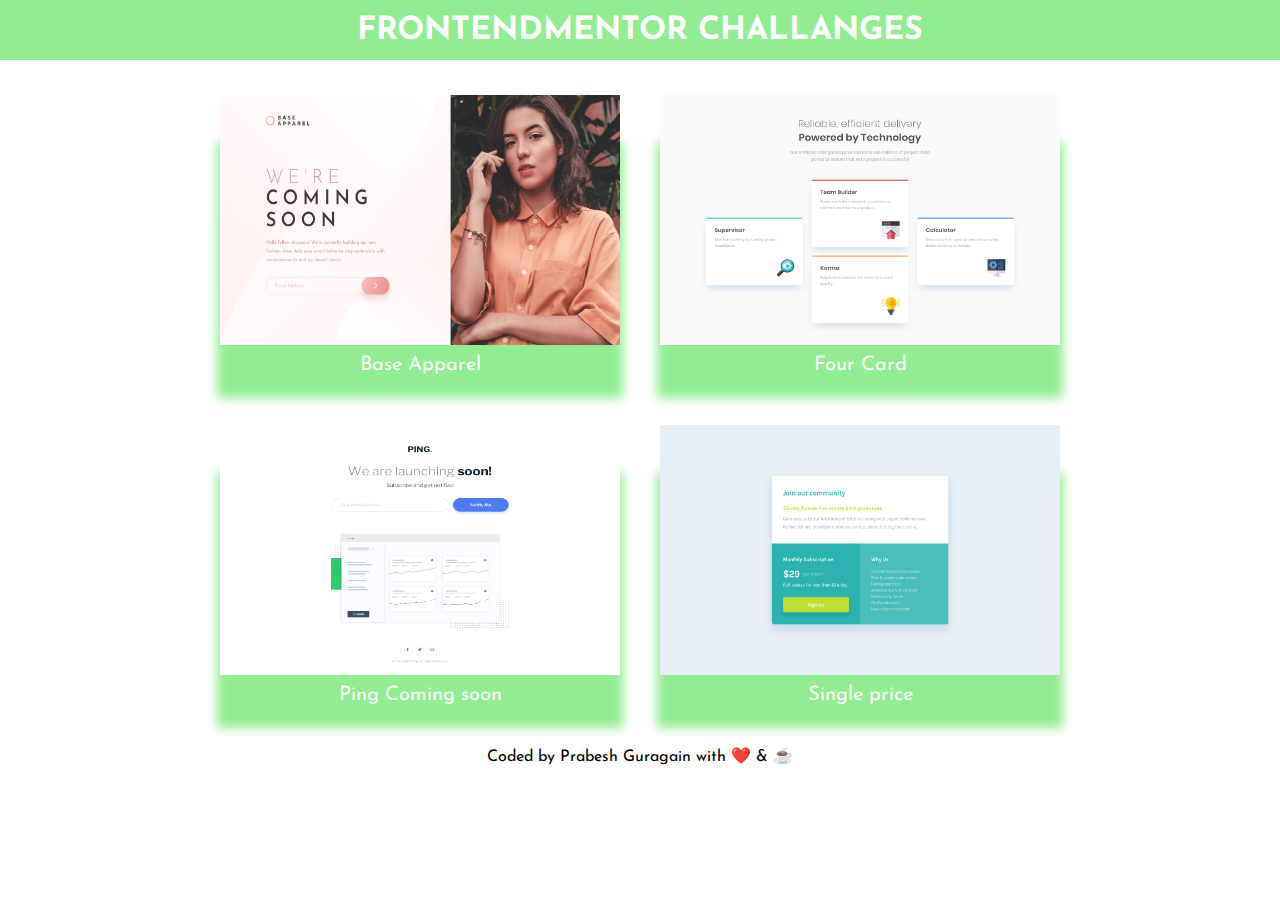
<file: index.html>
<!DOCTYPE html>
<html lang="en">
<head>
    <meta name="viewport" content="width=device-width, initial-scale=1.0">
    <link rel="stylesheet" href="style.css">
    <title>| Frontendmentor challanges | Prabesh Guragain |</title>
</head>
<body>
    <div class="header">
        <h1>Frontendmentor challanges</h1>
    </div>
    <div class="container">
        <div class="projects">
            <ul>
                <li>
                    <img class="images" src="base-apparel-coming-soon/design/desktop-design.jpg" alt="">
                    <a href="base-apparel-coming-soon/index.html">Base Apparel</a>
                </li>
                <li>
                    <img class="images" src="four-card-feature-section//design/desktop-design.jpg" alt="">
                    <a href="four-card-feature-section/index.html">Four Card</a>
                </li>
                <li>
                    <img class="images" src="ping-coming-soon-page//design/desktop-design.jpg" alt="">
                    <a href="ping-coming-soon-page/index.html">Ping Coming soon</a>
                </li>
                <li>
                    <img class="images" src="single-price-component//design/desktop-design.jpg" alt="">
                    <a href="single-price-component/index.html">Single price</a>
                </li>
            </ul>
        </div>
    </div>
    <div class="footer">
        <p>
            Coded by Prabesh Guragain with ❤️ & ☕
        </p>
    </div>
</body>
</html>
</file>
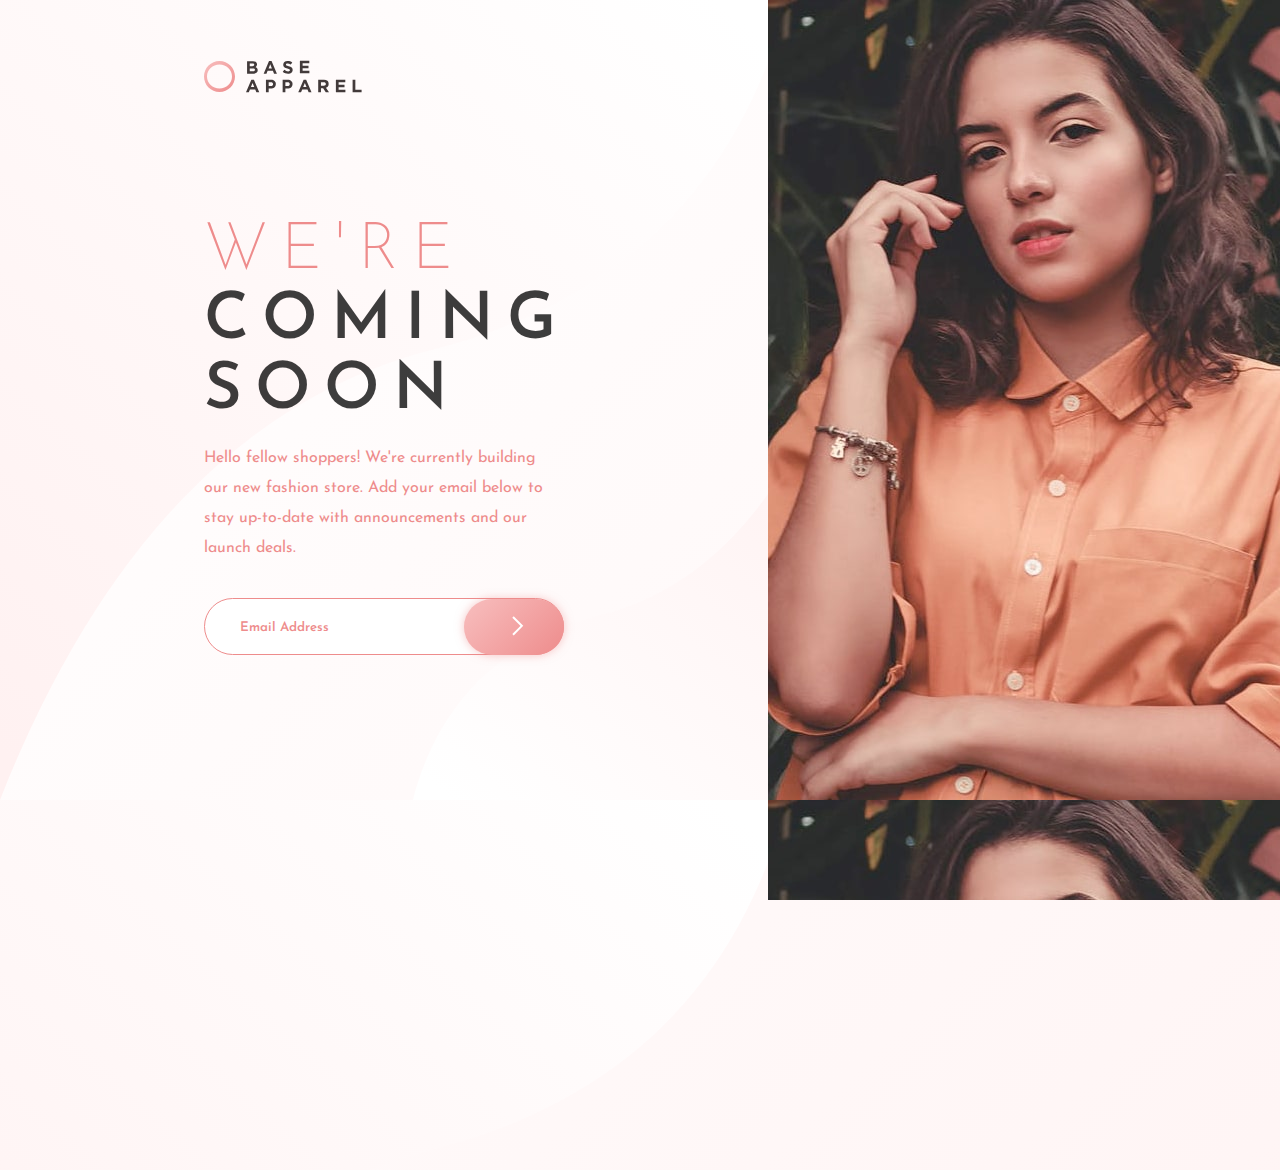
<file: base-apparel-coming-soon/index.html>
<!DOCTYPE html>
<html lang="en">
<head>
  <meta charset="UTF-8">
  <meta name="viewport" content="width=device-width, initial-scale=1.0">
  <link rel="stylesheet" href="css/style.css">
  <script type="text/javascript" src="script/script.js"></script>
  <link rel="icon" type="image/png" sizes="32x32" href="./images/favicon-32x32.png">

  <title>Base Apparel coming soon page</title>
</head>
<body>
  <div class="container">
    <div class="leftcontainer">
      <div class="internal">
        <img src="images/logo.svg" class="mobilelogo">
        <img src="images/hero-mobile.jpg" class="mobilebg">
        <h1>We're <span>coming soon</span></h1>
        <p>Hello fellow shoppers! We're currently building our new fashion store. 
        Add your email below to stay up-to-date with announcements and our launch deals.</p>
        <form>
        <input type="text" placeholder="Email Address" id="text1">
        <img src="images/icon-error.svg" id="erroricon">
        <button onclick="validate()" type="button">
            <img src="images/icon-arrow.svg">
        </button>
        </form>
        <p><small id="error">Please provide a valid email</small></p>
      </div>
    </div>
    <div class="rightcontainer">
      <!-- Image container for right in CSS -->
    </div>
  </div>
</body>
</html>
</file>
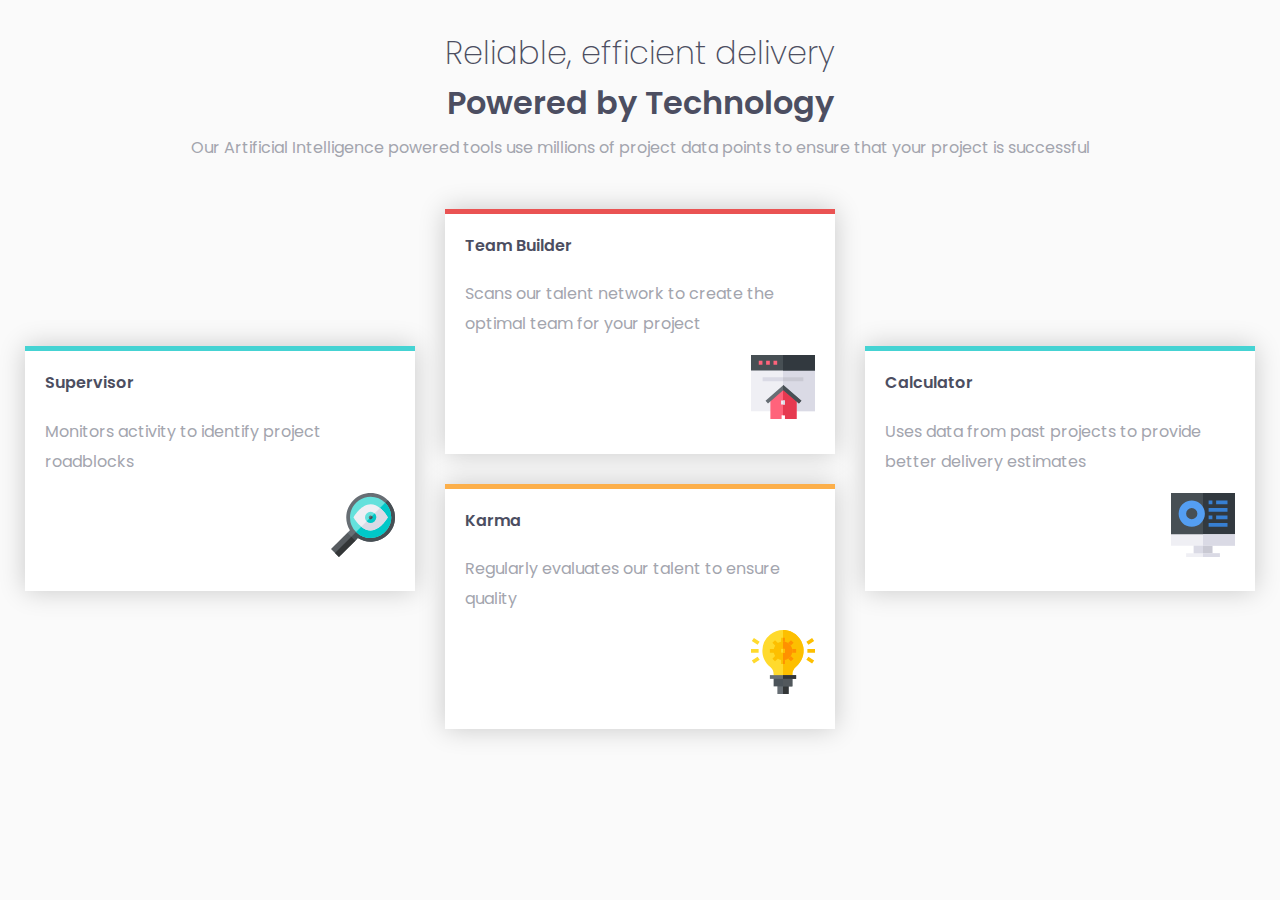
<file: four card feature section/index.html>
<!DOCTYPE html>
<html lang="en">
<head>
  <meta charset="UTF-8">
  <meta name="viewport" content="width=device-width, initial-scale=1.0">
  <link rel="icon" type="image/png" sizes="32x32" href="./images/favicon-32x32.png">
  <link rel="stylesheet" href="css/style.css">
  <title>Four card feature section</title>
</head>
<body>
  <div class="container">
    <div class="topcontainer">
      <h1 class="customheader">Reliable, efficient delivery</h1>
      <h1 class="midheader">Powered by Technology</h1>
      <p>Our Artificial Intelligence powered tools use millions of project data points 
        to ensure that your project is successful</p>
    </div>
    <div class="bottomcontainer">
      <div class="columnbox">
        <div class="box1">
          <h4>Supervisor</h4>
          <p>Monitors activity to identify project roadblocks</p>
          <img src="images/icon-supervisor.svg" alt="">
        </div>
      </div>
      <div class="columnbox">
        <div class="box2">
          <h4>Team Builder</h4>
          <p>Scans our talent network to create the optimal team for your project</p>
          <img src="images/icon-team-builder.svg" alt="">
        </div>
        <div class="box3">
          <h4>Karma</h4>
          <p>Regularly evaluates our talent to ensure quality</p>
          <img src="images/icon-karma.svg" alt="">
        </div>
      </div>
      <div class="columnbox">
        <div class="box4">
          <h4>Calculator</h4>
          <p>Uses data from past projects to provide better delivery estimates</p>
          <img src="images/icon-calculator.svg" alt="">
        </div>
      </div>
    </div>
  </div>
</body>
</html>
</file>
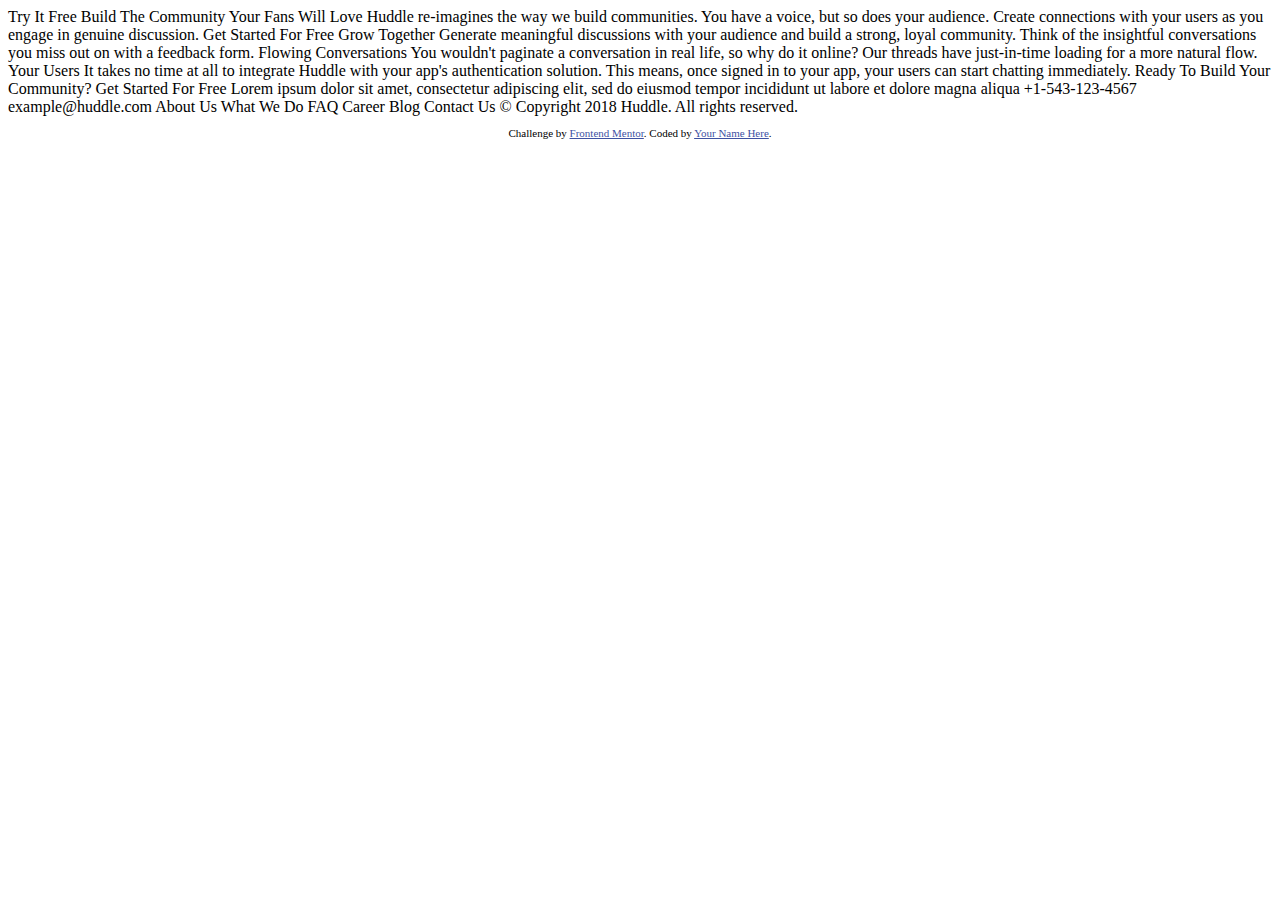
<file: huddle-landing-page/index.html>
<!DOCTYPE html>
<html lang="en">
<head>
  <meta charset="UTF-8">
  <meta name="viewport" content="width=device-width, initial-scale=1.0"> <!-- displays site properly based on user's device -->

  <link rel="icon" type="image/png" sizes="32x32" href="./images/favicon-32x32.png">
  
  <title>Frontend Mentor | Huddle landing page with alternating feature blocks</title>

  <!-- Feel free to remove these styles or customise in your own stylesheet 👍 -->
  <style>
    .attribution { font-size: 11px; text-align: center; }
    .attribution a { color: hsl(228, 45%, 44%); }
  </style>
</head>
<body>

  Try It Free

  Build The Community Your Fans Will Love

  Huddle re-imagines the way we build communities. You have a voice, but so does your audience. 
  Create connections with your users as you engage in genuine discussion. 

  Get Started For Free

  Grow Together

  Generate meaningful discussions with your audience and build a strong, loyal community. 
  Think of the insightful conversations you miss out on with a feedback form. 

  Flowing Conversations

  You wouldn't paginate a conversation in real life, so why do it online? Our threads 
  have just-in-time loading for a more natural flow.

  Your Users

  It takes no time at all to integrate Huddle with your app's authentication solution. 
  This means, once signed in to your app, your users can start chatting immediately.

  Ready To Build Your Community?

  Get Started For Free

  Lorem ipsum dolor sit amet, consectetur adipiscing elit, sed do eiusmod tempor 
  incididunt ut labore et dolore magna aliqua

  +1-543-123-4567
  example@huddle.com

  About Us
  What We Do
  FAQ

  Career
  Blog
  Contact Us

  &copy; Copyright 2018 Huddle. All rights reserved.

  <footer>
    <p class="attribution">
      Challenge by <a href="https://www.frontendmentor.io?ref=challenge" target="_blank">Frontend Mentor</a>. 
      Coded by <a href="#">Your Name Here</a>.
    </p>
  </footer>
</body>
</html>
</file>
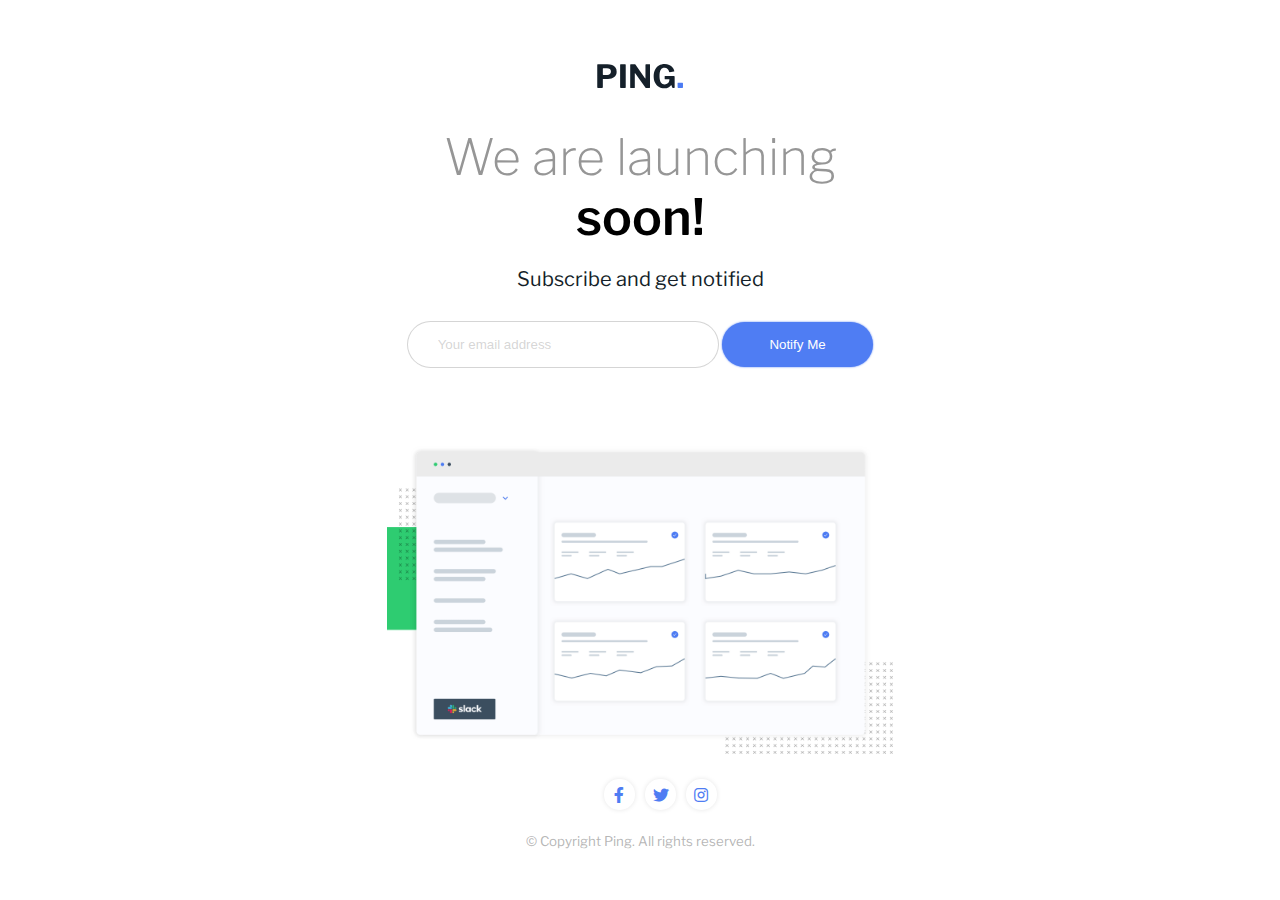
<file: ping-coming-soon-page/index.html>
<!DOCTYPE html>
<html lang="en">
<head>
  <meta charset="UTF-8">
  <meta name="viewport" content="width=device-width, initial-scale=1.0">
  <link rel="icon" type="image/png" sizes="32x32" href="./images/favicon-32x32.png">
  <link rel="stylesheet" href="css/style.css">
  <title>Ping coming soon page</title>
  <link href="https://cdnjs.cloudflare.com/ajax/libs/font-awesome/5.13.0/css/all.min.css" rel="stylesheet">
</head>
<body>
  <div class="container">
    <img src="images/logo.svg" class="logo">
    <h1>We are launching <span>soon!</span></h1>
    <p id="sub">Subscribe and get notified</p>
    <form>
      <input type="text" placeholder="Your email address" id="text1">
      <button onclick="validate()">Notify Me</button>
      <p><small id="error">Please provide a valid email address</small></p>
    </form>
    <img src="images/illustration-dashboard.png" class="image">
    <ul>
      <li><i class="fab fa-facebook-f"></i></i></li>
      <li><i class="fab fa-twitter"></i></li>
      <li><i class="fab fa-instagram"></i></li>
    </ul>
    <small>&copy; Copyright Ping. All rights reserved.</small>
  </div>
  <script type="text/javascript" src="script/script.js"></script>
</body>
</html>
</file>
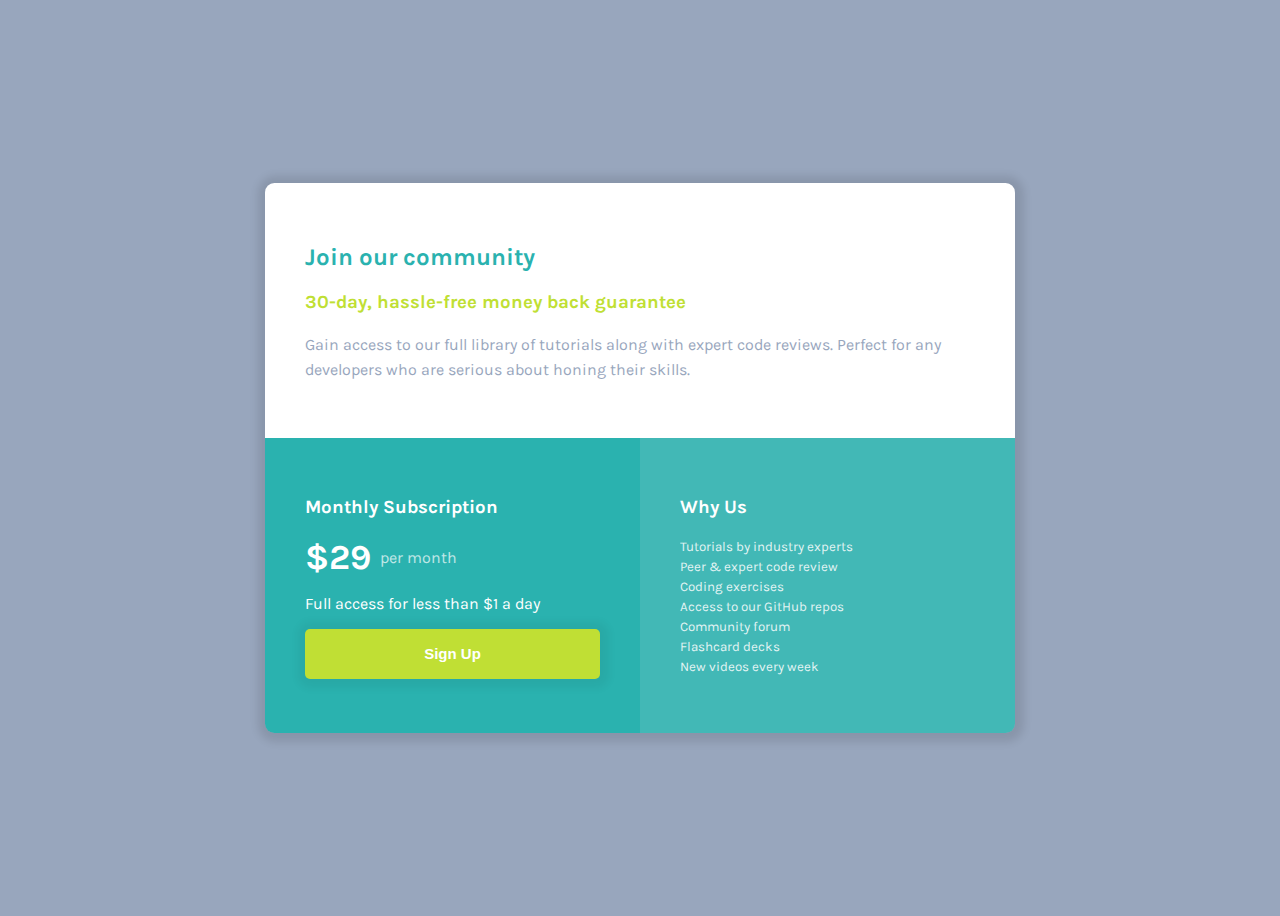
<file: single price component/index.html>
<!DOCTYPE html>
<html lang="en">
<head>
  <meta charset="UTF-8">
  <meta name="viewport" content="width=device-width, initial-scale=1.0">
  <link rel="icon" type="image/png" sizes="32x32" href="./images/favicon-32x32.png">
  <link rel="stylesheet" href="css/style.css">
  <title>Single Price Grid Component</title>
</head>
<body>
  <div class="container">
    <div class="firstbox box">
      <h2>Join our community</h2>
      <h3>30-day, hassle-free money back guarantee</h3>
      <p>Gain access to our full library of tutorials along with expert code reviews. 
        Perfect for any developers who are serious about honing their skills.</p>
    </div>
    <div class="secondboxcontainer">
      <div class="secondbox box">
        <h3> Monthly Subscription</h3>
        <p><span>&dollar;29&nbsp;</span><span id="textopacity">per month</span></p>
        <p>Full access for less than &dollar;1 a day</p>
        <button class="btn">Sign Up</button>
      </div>
      <div class="thirdbox box">
        <h3>Why Us</h3>
        <ul>
          <small>
            <li>Tutorials by industry experts</li>
            <li>Peer &amp; expert code review</li>
            <li>Coding exercises</li>
            <li>Access to our GitHub repos</li>
            <li>Community forum</li>
            <li>Flashcard decks</li>
            <li>New videos every week</li>
          </small>
        </ul>
      </div>
    </div>
  </div>
</body>
</html>
</file>
<file: style.css>
@import url('https://fonts.googleapis.com/css?family=Josefin+Sans:300,400,600&display=swap');


*{
    margin: 0;
    padding: 0;
}

body{
    font-family: 'Josefin Sans', sans-serif;
}

.header{
    background-color: lightgreen;
    color: #fff;
    width: 100%;
    height: 60px;
    margin-bottom: 10px;
}

.header h1{
    text-align: center;
    text-transform: uppercase;
    padding: 15px 0;
}

.container{
    margin: auto;
    width: 80%;
}

.images{
    box-shadow: 0 50px 10px 3px lightgreen;
    margin-bottom: 10px;
    display: block;
    width: 400px;
    height: 250px;
}

.projects ul{
    text-align: center;
    display: flex;
    flex-wrap: wrap;
    justify-content: center;
    list-style-type: none;
}

.projects ul li{
    text-align: center;
    margin: 25px 20px;
    font-size: 20px;
}

.projects ul li a{
    text-decoration: none;
    color: #fff;
}

.projects ul li a:hover{
    text-decoration: underline;
}

.footer{
    display: flex;
    justify-content: center;
    align-items: center;
    height: 50px;
}

.footer p{
}

@media only screen and (max-width: 640px){    
    h1{
        font-size: 22px;
    }

    .images{
        width: 100%;
        height: 180px;
    }

    .projects ul li{
        margin: 20px 0;
    }
}
</file>
<file: base-apparel-coming-soon/css/style.css>
@import url('https://fonts.googleapis.com/css?family=Josefin+Sans:300,400,600&display=swap');

*{
    margin: 0;
    padding: 0;
}

body{
    background-image: linear-gradient(135deg,hsl(0, 0%, 100%),hsl(0, 100%, 98%));
    font-family: 'Josefin Sans', sans-serif;
    overflow: hidden;
}

.mobilebg{
    display: none;
}

.container{
    display: flex;
}

.leftcontainer{
    height: 130vh;
    width: 60%;
    background-image: url("../images/bg-pattern-desktop.svg");
}

.internal{
    width: 47%;
    margin: auto;
}

.internal img{
    margin: 60px 0;
}

.internal h1{
    margin: 60px 0 16px 0;
    text-transform: uppercase;
    color: hsl(0, 74%, 74%);
    font-weight: 200;
    letter-spacing: 13px;
    font-size: 65px;
    line-height: 70px;
}

.internal h1 span{
    font-weight: 600;
    color: rgba(0, 0, 0, 0.76);
}

.internal p{
    color: hsl(0, 74%, 74%);
    line-height: 30px;
    margin-bottom: 35px;
}

form{
    display: flex;
    position: relative;
}

form button{
    background-image: linear-gradient(135deg, hsl(0, 80%, 86%), hsl(0, 74%, 74%));
    width: 100px;
    border-radius: 30px;
    position: absolute;
    top: 1.2px;
    right: 0;
    height: 56px;
    border: none;
    box-shadow: 0 0 10px hsla(0, 74%, 74%, 0.5);
    cursor: pointer;
}

button img{
    position: absolute;
    top: -43px;
    right: 40px;
    
}

form button:hover{
    opacity: 0.55;
}

.internal input:focus {
	box-shadow: 0px 0px 10px hsla(0, 74%, 74%, 0.5);
	outline: none;
}

.internal input{
    width: 100%;
    height: 55px;
    border-radius: 30px;
    border: 1px solid hsl(0, 74%, 74%);
    padding-left: 35px;
    color: hsl(0, 74%, 74%);
    font-weight: 600;
}

::placeholder{
    font-family: 'Josefin Sans', sans-serif;
    color: hsl(0, 74%, 74%);
    font-weight: 600;
}

#erroricon{
    position: absolute;
    right: 110px;
    top: -43px;
}

#error{
    padding-left: 35px;
}

#erroricon,#error{
    visibility: hidden;
}

.rightcontainer{
    width: 40%;
    height: 100vh;
    background-image: url("../images/hero-desktop.jpg");
}

@media only screen and (max-width: 900px) {
    body{
        overflow: visible;
    }
    
    .mobilebg{
        display: block;
        width: 100%;
    }

    .rightcontainer{
        display: none;
    }

    .leftcontainer, .internal{
        width: 100%;
    }

    .internal img{
        margin: 0;
    }

    .mobilelogo{
        width: 110px;
        padding: 30px;
    }

    .internal h1{
        font-size: 45px;
        text-align: center;
        line-height: normal;
    }

    .internal p{
        text-align: center;
        line-height: 25px;
        margin: 0 28px 40px;
    }

    form{
        margin: 0 30px;
    }

    form button{
        width: 70px;
    }

    button img{
        position: static;
    }

    #erroricon{
        position: absolute;
        right: 75px;
        top: 16px;
    }
    
    #error{
        padding: 0px;
    }
    
    #erroricon,#error{
        visibility: hidden;
    }
    
  }
</file>
<file: four card feature section/css/style.css>
@import url('https://fonts.googleapis.com/css?family=Poppins:200,400,600&display=swap');

body{
    font-family: 'Poppins', sans-serif;
    background-color: hsl(0, 0%, 98%);
    max-width: 100%;
    display: flex;
    justify-content: center;
    align-items: center;
}

p{
    color: hsl(229, 6%, 66%);
    line-height: 30px;
}

h1,h4{
    color: hsl(234, 12%, 34%);
    font-weight: 600;
}

h4{
    margin-top: -1px;
}

img{
    float: right;
}

.container{
    

}

.topcontainer{
    display: flex;
    flex-direction: column;
    text-align: center;
    align-items: center;
}

.topcontainer p{
    padding-bottom: 15px;
    width: 80%;

}

.midheader{
    margin: -20px 0 -10px 0;
}

.customheader{
    font-weight: 200;
}

.bottomcontainer{
    display: flex;
    justify-content: center;
    align-items: center;
}

.box1,.box2,.box3,.box4{
    background-color: #fff;
    width: 350px;
    height: 200px;
    padding: 20px;
    margin: 15px;
    box-shadow: 0 0 25px rgba(0, 0, 0, 0.2);
}

.box1{
    border-top: 5px solid hsl(180, 62%, 55%);
    
}

.box2{
    border-top: 5px solid hsl(0, 78%, 62%);
    margin-bottom: 30px;
}

.box3{
    border-top: 5px solid hsl(34, 97%, 64%);
}

.box4{
    border-top: 5px solid hsl(180, 62%, 55%);
}

@media only screen and (max-width: 1250px){

    .bottomcontainer{
        flex-direction: column;
    }

    h1{
        font-size: 25px;
    }

    .box1,.box2,.box3,.box4{
        width: 300px;
    }
}
</file>
<file: ping-coming-soon-page/css/style.css>
@import url('https://fonts.googleapis.com/css2?family=Libre+Franklin:wght@300;600;700&display=swap');

.container{
    width: 50vh;
}

body{
    text-align: center;
    color: hsl(0, 0%, 59%);
    font-family: 'Libre Franklin', sans-serif;
}

.container{
    margin: auto;
    min-width: 40%;
}

.logo{
    margin: 55px 0 0 0;
}

h1{
    font-weight: 200;
    font-size: 50px;
    margin-bottom: -10px;
}

h1 span{
    font-weight: 600;
    color: #000;
}

p{
    margin: 30px 0;
    color: hsl(209, 33%, 12%);
    font-size: 20px;
}

::placeholder{
    color: hsla(0, 0%, 59%, 0.4);
}

form{
    margin-bottom: 55px;
}

input{
    height: 43px;
    width: 55%;
    padding-left: 30px;
    border-radius: 30px;
    border: 1px solid hsla(0, 0%, 59%, 0.4);
}

button{
    height: 45px;
    width: 30%;
    border: none;
    border-radius: 30px;
    background-color: hsl(223, 87%, 63%);
    color: #fff;
    box-shadow: 0 0 2px hsl(223, 87%, 63%);
    cursor: pointer;
}

button:hover{
    background-color: hsla(223, 87%, 63%, 0.7);
}

p small{
    color: hsl(354, 100%, 66%);
    display: block;
    text-align: left;
    font-size: 12px;
    padding-left: 60px;
    margin-top: -22px;
}

#error{
    visibility: hidden;
}

.image{
    width: 100%;
}

small{
    color: hsla(0, 0%, 59%, 0.7);
}

ul{
    list-style-type: none;
    display: flex;
    justify-content: center;
}

ul li{
    display: inline;
}

.fab{
    height: 15px;
    width: 15px;
    background-color: #fff;
    border-radius: 15px;
    padding: 8px;
    box-shadow: 0 0 5px rgba(0, 0, 0, 0.1);
    margin: 5px;
    color: hsl(223, 87%, 63%);
    cursor: pointer;
}

.fab:hover{
    background-color: hsl(223, 87%, 63%);
    color: #fff;
}

@media only screen and (max-width: 640px){
    .logo{
        width: 60px;
    }

    h1{
        font-size: 25px;
    }

    #sub{
        font-size: 13px;
    }

    input,button{
        padding: 0;
        width: 100%;
    }

    input{
        margin-bottom: 15px;
        text-align: center;
    }

}
</file>
<file: single price component/css/style.css>
/*
Challanged by : Front-end Mentor
Coded by : Prabesh Guragain

*/

@import url('https://fonts.googleapis.com/css?family=Karla:400,700&display=swap');

*{
    box-sizing: border-box;
}

body{
    background-color: hsl(218, 22%, 67%);
    color: #fff;
    font-family: 'Karla', sans-serif;
    display: flex;
    justify-content: center;
    align-items: center;
    min-height: 100vh;
}

.container{
    display: flex;
    flex-direction: column;
    max-width: 750px;
    margin: auto;
    overflow: hidden;
    border-radius: 9.5px;
    box-shadow: 1px 1px 8px 8px rgba(0, 0, 0, 0.1);
}

.box{
    padding: 40px;
    flex: 1;
}

.firstbox{
    background-color: #fff;
}

.firstbox h2{
    color: hsl(179, 62%, 43%);
}

.firstbox h3{
    color: hsl(71, 73%, 54%);
}

.firstbox p{
    color: hsl(218, 22%, 67%);
    line-height: 25px;
}

.secondboxcontainer{
    display: flex;
}

.secondbox{
    background-color: hsl(179, 62%, 43%);
}

.secondbox p{
    display: flex;
    align-items: center;
}

.secondbox p span{
    font-size: 35px;
    font-weight: bold;
}

#textopacity{
    font-size: 16px;
    opacity: 0.7;
    font-weight: normal;
}

.btn{
    background-color: hsl(71, 73%, 54%);
    border: 0px;
    color: #fff;
    height: 50px;
    width: 100%;
    border-radius: 5px;
    font-weight: bold;
    font-size: 15px;
    box-shadow: 1px 1px 8px 8px rgba(0, 0, 0, 0.05);
}

.thirdbox{
    background-color: rgb(66, 184, 182);
}

.thirdbox ul{
    list-style-type: none;
    padding: 0;
    opacity: 0.85;
}

.thirdbox ul li{
    line-height: 20px;
}

@media only screen and (max-width: 800px){
    .container{
        margin: 25px;
    }
    
    .secondboxcontainer{
        flex-direction: column;
    }
}
</file>
